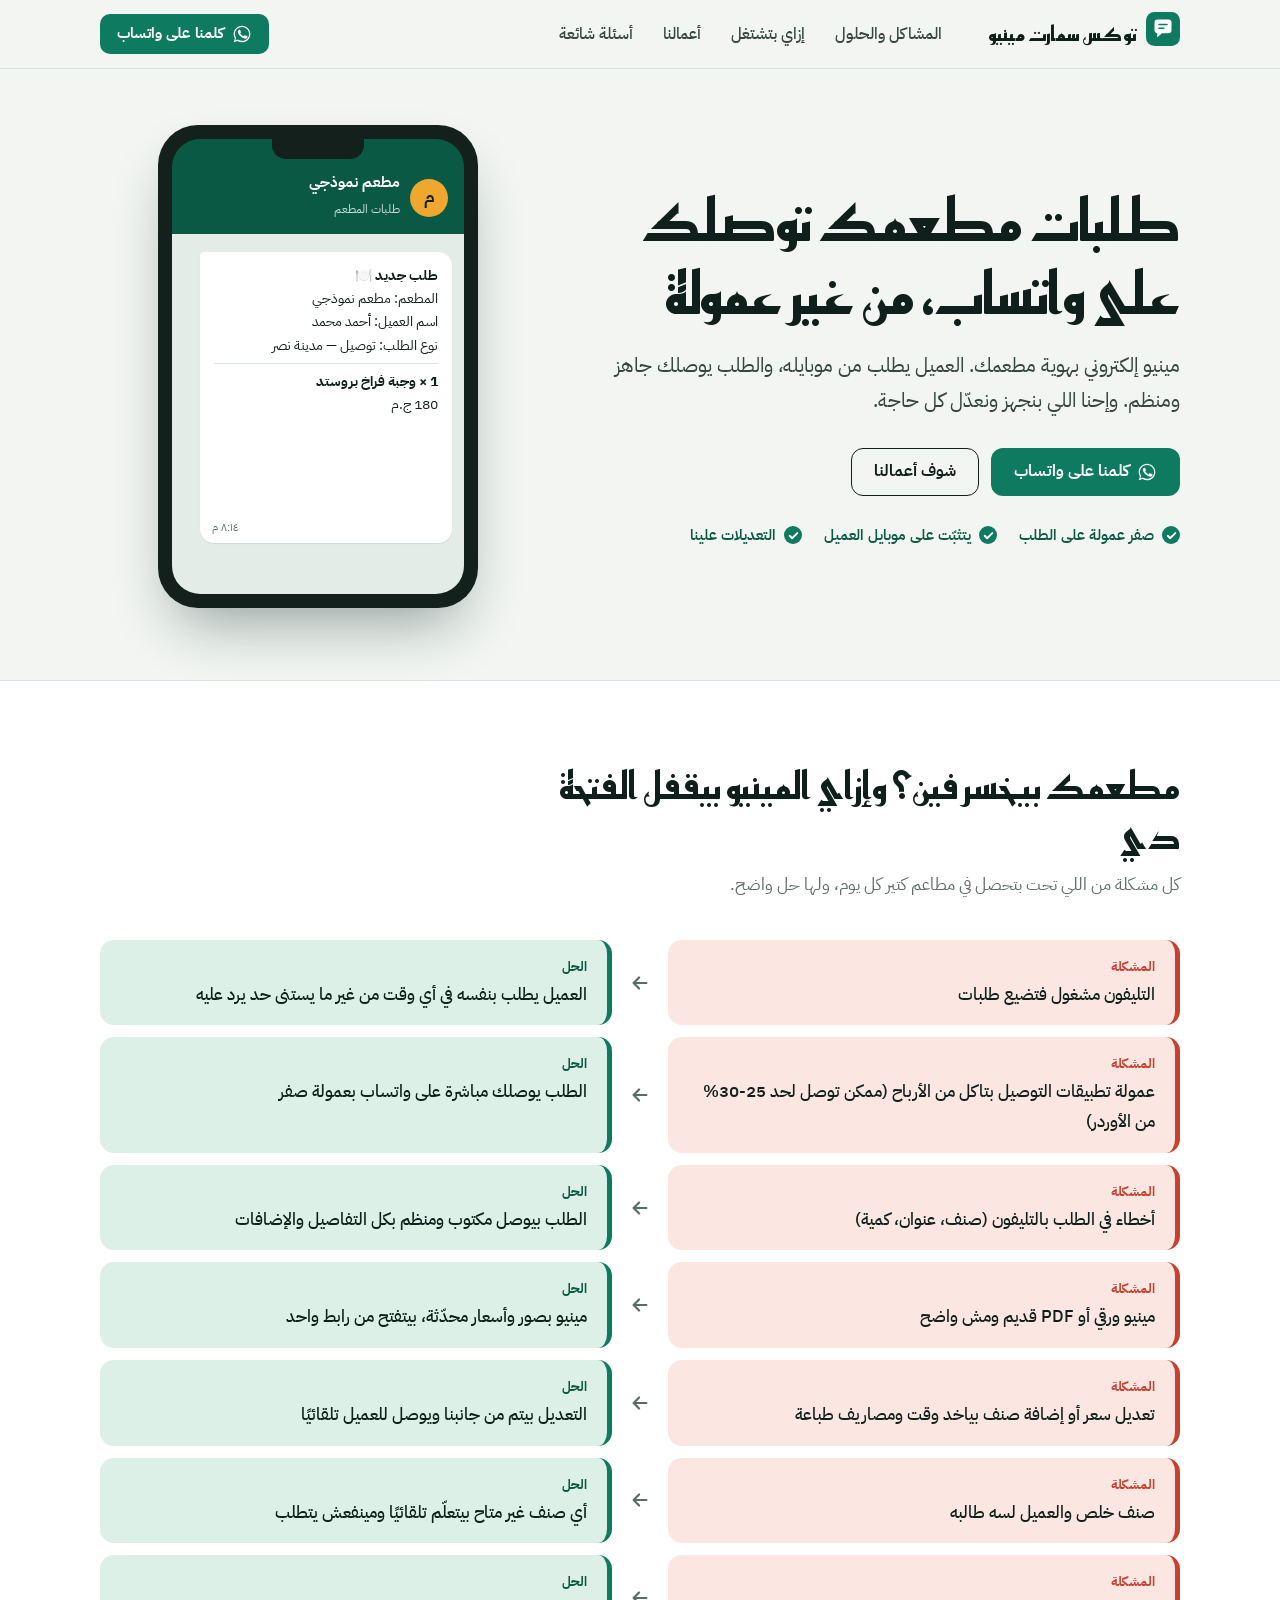
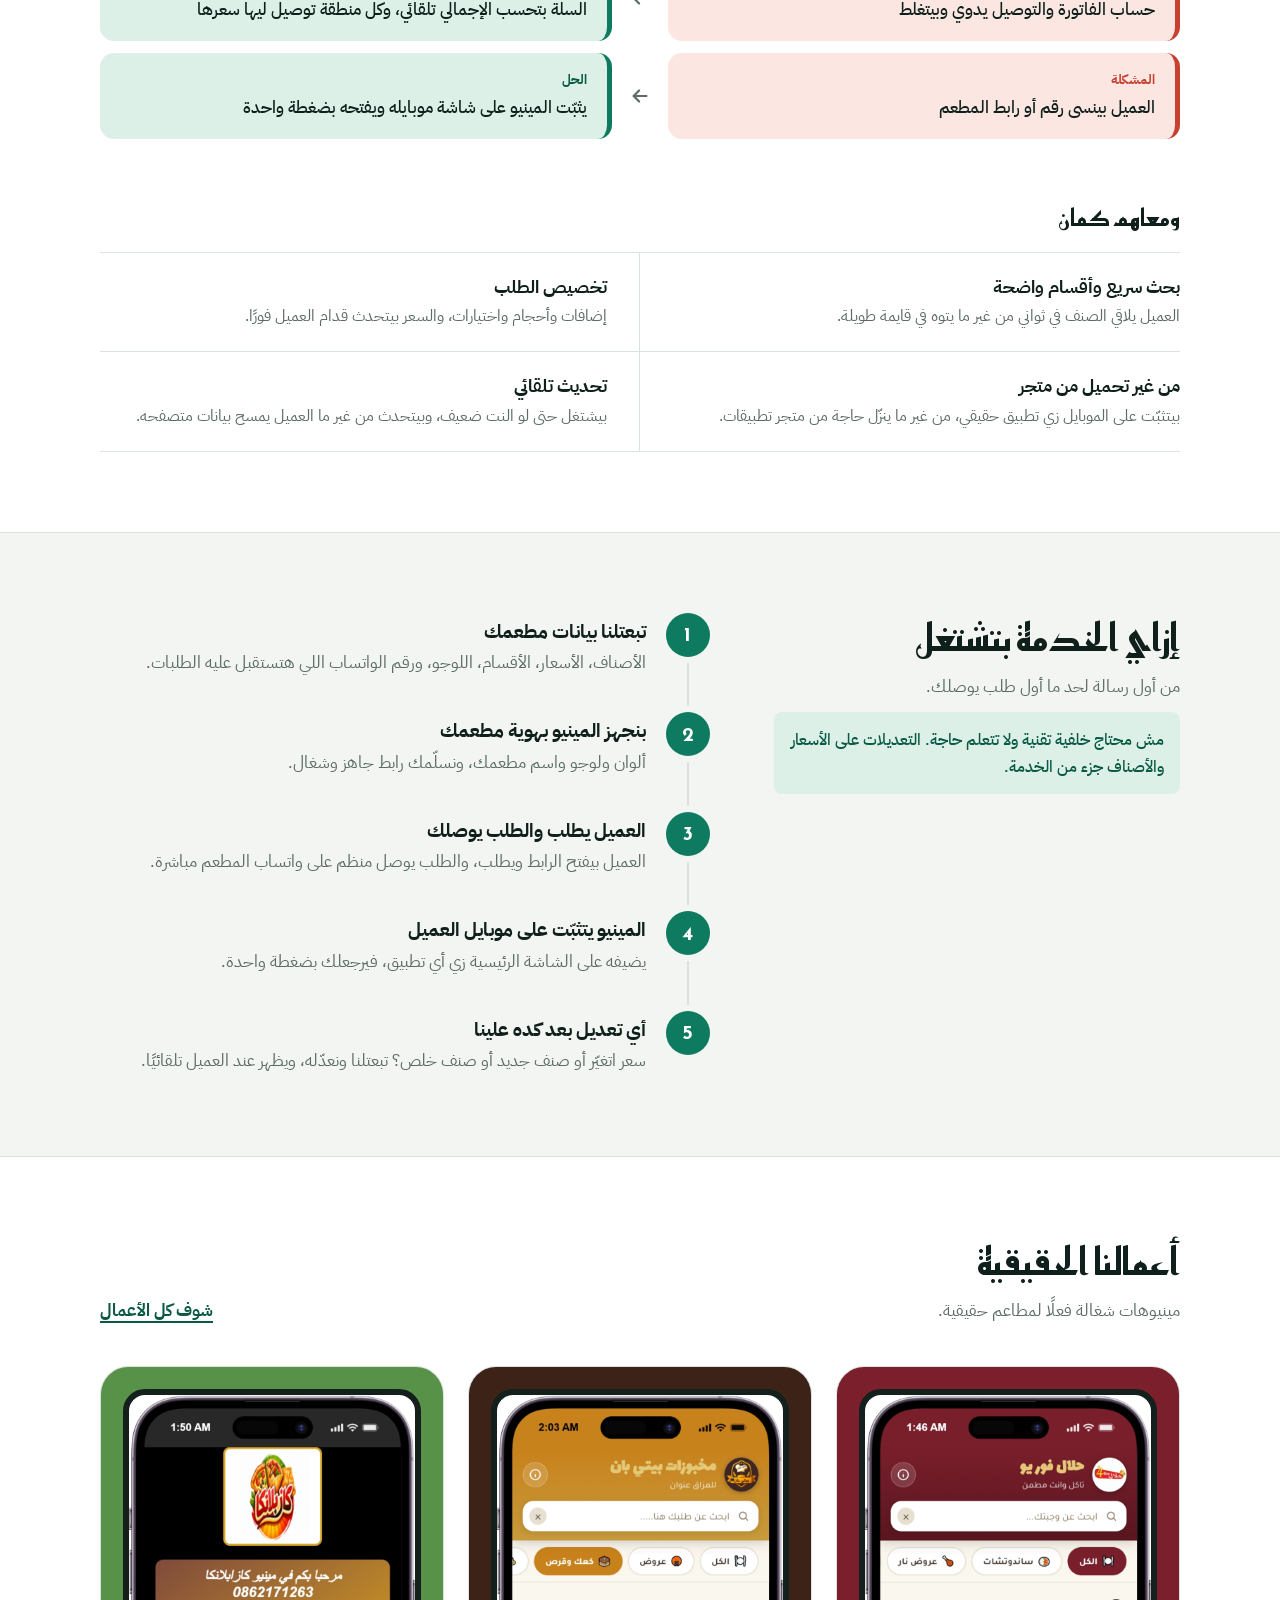
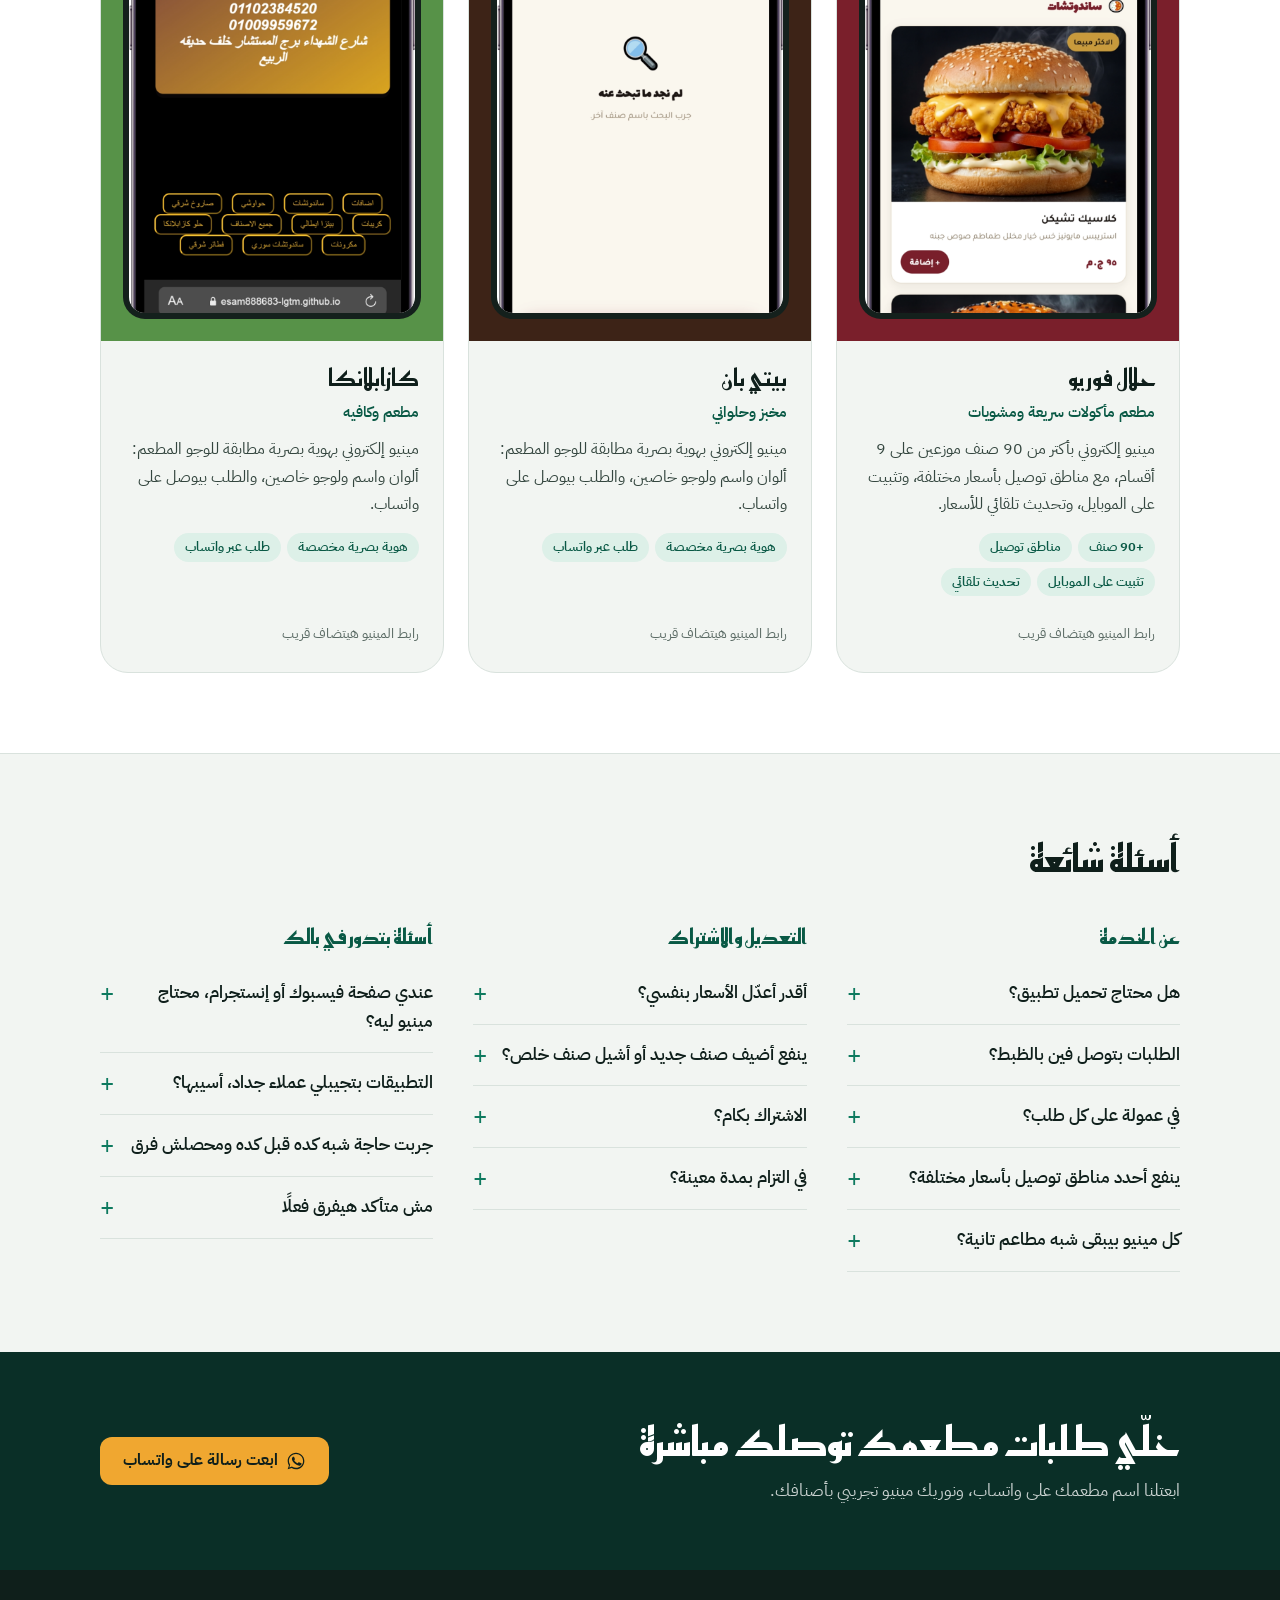
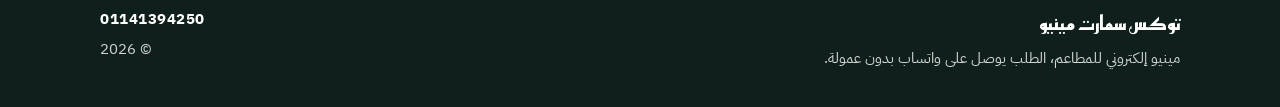
<file: index.html>
<!DOCTYPE html>
<html lang="ar" dir="rtl">
<head>
    <meta charset="UTF-8">
    <meta name="viewport" content="width=device-width, initial-scale=1.0">
    <title>توكس سمارت مينيو | مينيو إلكتروني للمطاعم</title>
    <meta name="description" content="مينيو إلكتروني للمطاعم، الطلبات توصلك مباشرة على واتساب بدون عمولة. التعديلات والتحديثات علينا.">
    <meta property="og:type" content="website">
    <meta property="og:title" content="مينيو واتساب | مينيو إلكتروني للمطاعم">
    <meta property="og:description" content="طلبات مطعمك توصلك على واتساب، من غير عمولة.">
    <meta name="theme-color" content="#0E7A5F">
    <link rel="icon" href="assets/favicon.svg" type="image/svg+xml">
    <link rel="preconnect" href="https://fonts.googleapis.com">
    <link rel="preconnect" href="https://fonts.gstatic.com" crossorigin>
    <link href="https://fonts.googleapis.com/css2?family=IBM+Plex+Sans+Arabic:wght@400;500;600;700&family=Reem+Kufi:wght@500;600;700&display=swap" rel="stylesheet">
    <link rel="stylesheet" href="css/style.css">
</head>
<body data-page="home">
    <header class="site-header" id="siteHeader"></header>
    <main id="app"></main>
    <footer class="site-footer" id="siteFooter"></footer>
    <noscript><p style="padding:24px;text-align:center">فعّل JavaScript عشان الصفحة تظهر.</p></noscript>
    <script src="data/content.js"></script>
    <script src="js/site.js"></script>
</body>
</html>
</file>
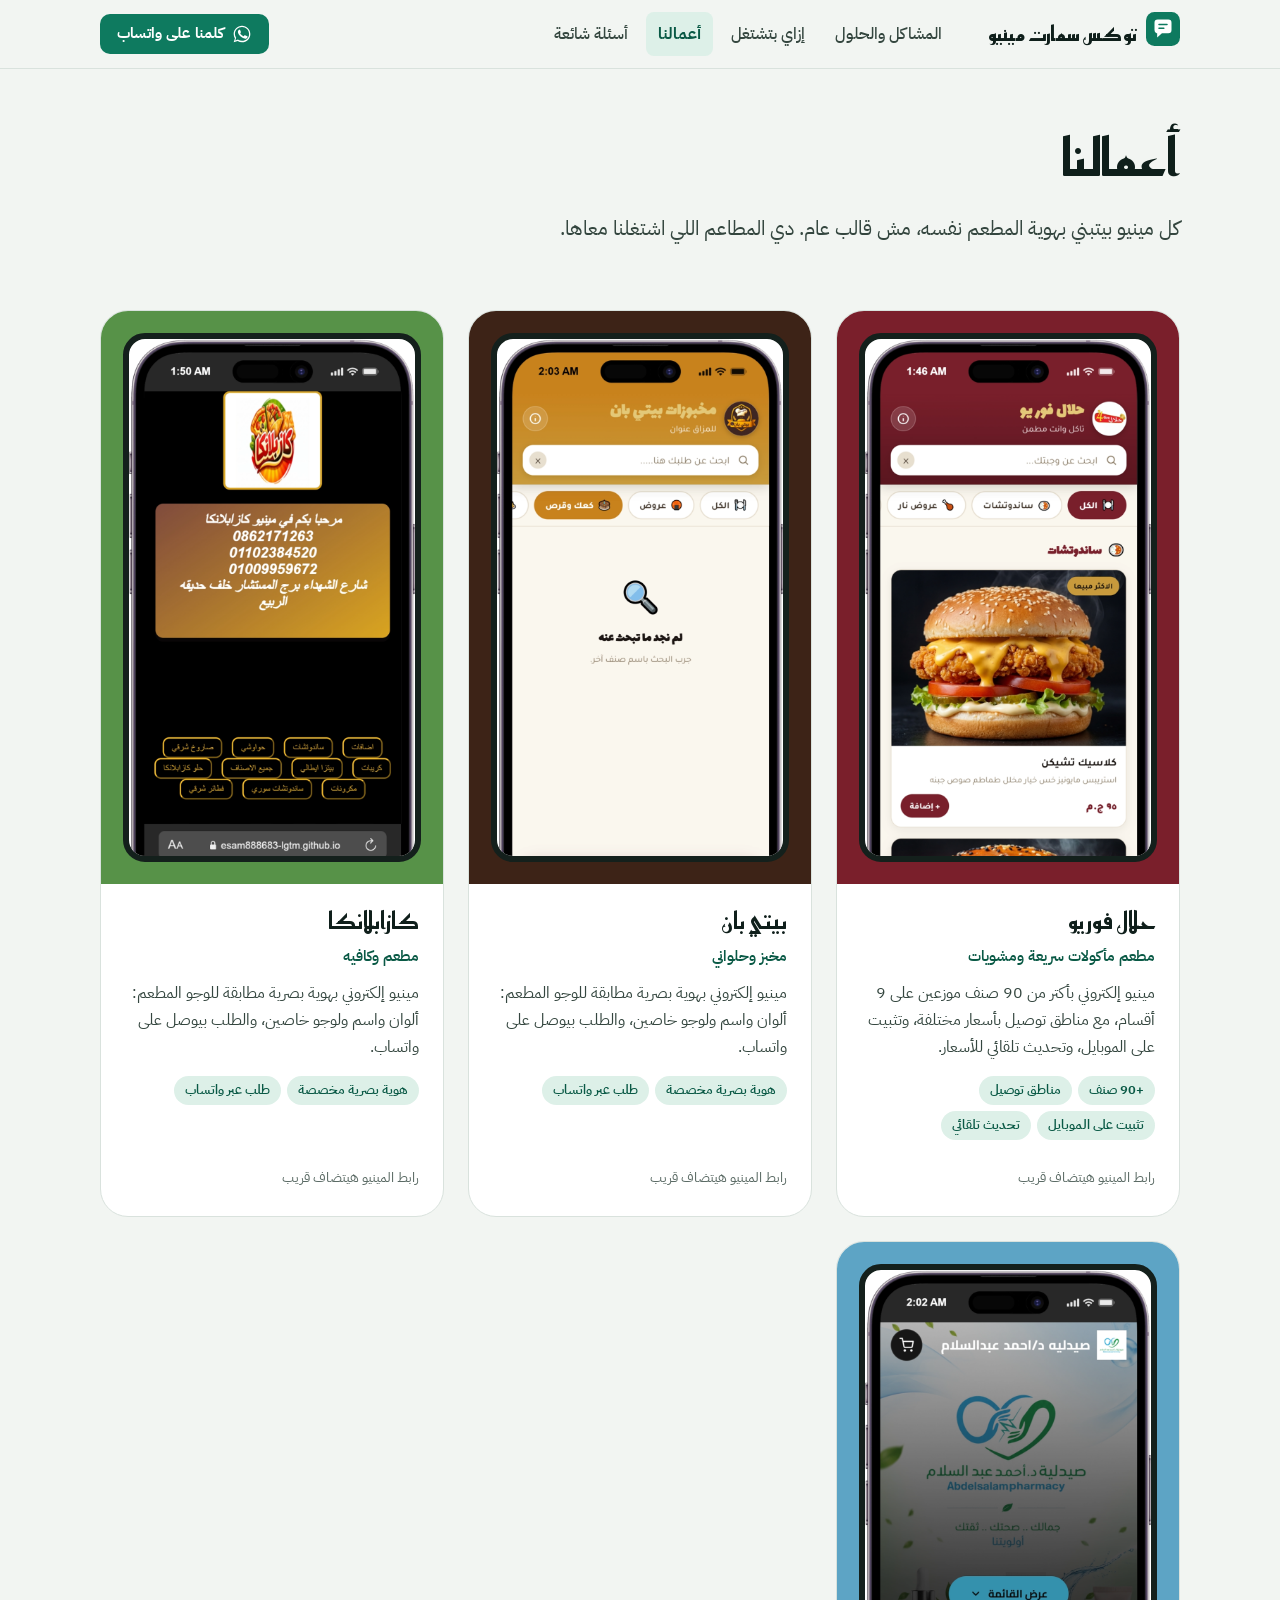
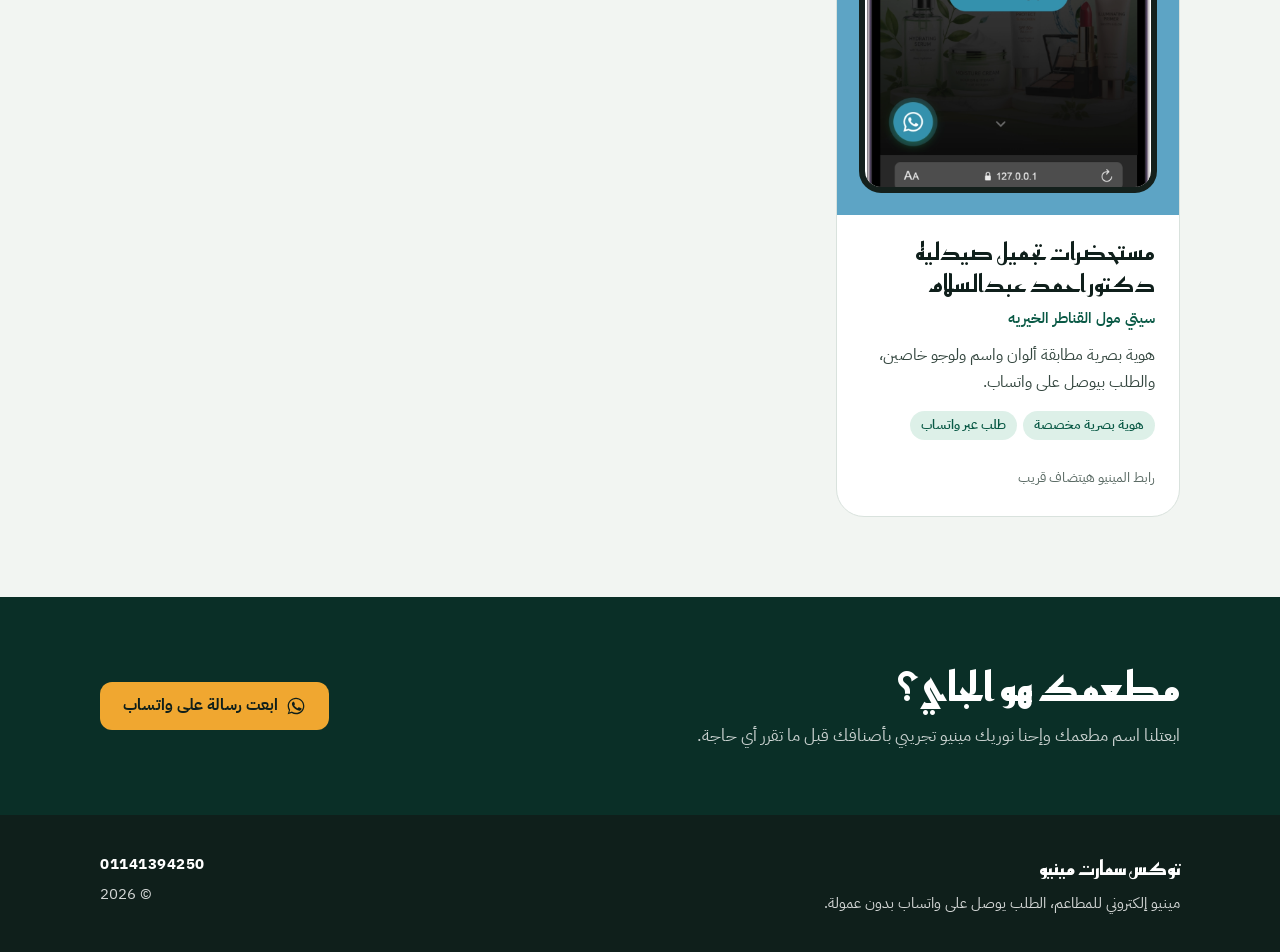
<file: works.html>
<!DOCTYPE html>
<html lang="ar" dir="rtl">
<head>
    <meta charset="UTF-8">
    <meta name="viewport" content="width=device-width, initial-scale=1.0">
    <title>أعمالنا | مينيو واتساب</title>
    <meta name="description" content="أعمالنا الحقيقية: مينيوهات إلكترونية شغالة لمطاعم حقيقية، بهوية كل مطعم.">
    <meta property="og:type" content="website">
    <meta property="og:title" content="مينيو واتساب | مينيو إلكتروني للمطاعم">
    <meta property="og:description" content="طلبات مطعمك توصلك على واتساب، من غير عمولة.">
    <meta name="theme-color" content="#0E7A5F">
    <link rel="icon" href="assets/favicon.svg" type="image/svg+xml">
    <link rel="preconnect" href="https://fonts.googleapis.com">
    <link rel="preconnect" href="https://fonts.gstatic.com" crossorigin>
    <link href="https://fonts.googleapis.com/css2?family=IBM+Plex+Sans+Arabic:wght@400;500;600;700&family=Reem+Kufi:wght@500;600;700&display=swap" rel="stylesheet">
    <link rel="stylesheet" href="css/style.css">
</head>
<body data-page="works">
    <header class="site-header" id="siteHeader"></header>
    <main id="app"></main>
    <footer class="site-footer" id="siteFooter"></footer>
    <noscript><p style="padding:24px;text-align:center">فعّل JavaScript عشان الصفحة تظهر.</p></noscript>
    <script src="data/content.js"></script>
    <script src="js/site.js"></script>
</body>
</html>
</file>
<file: css/style.css>
/* ================================================================
   مينيو واتساب — SITE STYLES
   To change the look, edit the color/type tokens in :root below.
   ================================================================ */

:root {
    /* Color */
    --ink: #0F1F1B;
    --ink-2: #34463F;
    --muted: #5B6B65;
    --paper: #F2F5F2;
    --surface: #FFFFFF;
    --line: #D9E2DD;
    --green: #0E7A5F;
    --green-deep: #095945;
    --green-night: #0A2F27;
    --green-tint: #DDF0E8;
    --red: #C8402F;
    --red-tint: #FBE6E2;
    --saffron: #F0A730;

    /* Type */
    --f-display: 'Reem Kufi', 'IBM Plex Sans Arabic', system-ui, sans-serif;
    --f-body: 'IBM Plex Sans Arabic', system-ui, -apple-system, 'Segoe UI', sans-serif;

    /* Shape */
    --r-sm: 8px;
    --r-md: 14px;
    --r-lg: 28px;
    --max: 1120px;
}

/* ---------- base ---------- */
*, *::before, *::after { box-sizing: border-box; }
html { scroll-behavior: smooth; scroll-padding-top: 84px; -webkit-text-size-adjust: 100%; }
body {
    margin: 0;
    font-family: var(--f-body);
    font-size: 17px;
    line-height: 1.75;
    color: var(--ink);
    background: var(--paper);
}
img { max-width: 100%; display: block; }
h1, h2, h3 { margin: 0; line-height: 1.3; font-weight: 700; }
p { margin: 0; }
a { color: inherit; }
ul, ol { margin: 0; padding: 0; list-style: none; }
::selection { background: var(--green-tint); color: var(--ink); }

a:focus-visible, button:focus-visible, summary:focus-visible {
    outline: 3px solid var(--saffron);
    outline-offset: 3px;
    border-radius: 6px;
}

.wrap { width: 100%; max-width: var(--max); margin-inline: auto; padding-inline: 20px; }

@media (prefers-reduced-motion: reduce) {
    *, *::before, *::after { animation: none !important; transition: none !important; }
    html { scroll-behavior: auto; }
}

/* ---------- buttons ---------- */
.btn {
    display: inline-flex;
    align-items: center;
    justify-content: center;
    gap: 8px;
    padding: 13px 22px;
    border-radius: 12px;
    border: 1.5px solid transparent;
    font: inherit;
    font-weight: 700;
    font-size: 16px;
    line-height: 1.2;
    text-decoration: none;
    cursor: pointer;
    transition: background .15s ease, border-color .15s ease, transform .1s ease;
}
.btn:active { transform: scale(.98); }
.btn-sm { padding: 9px 16px; font-size: 14.5px; border-radius: 10px; }
.btn-primary { background: var(--green); color: #fff; }
.btn-primary:hover { background: var(--green-deep); }
.btn-outline { background: transparent; color: var(--ink); border-color: var(--ink); }
.btn-outline:hover { background: var(--ink); color: #fff; }
.btn-ghost { background: transparent; color: var(--green-deep); border-color: var(--line); }
.btn-ghost:hover { border-color: var(--green); }
.btn-accent { background: var(--saffron); color: var(--ink); }
.btn-accent:hover { background: #F7B952; }

/* ---------- header ---------- */
.site-header {
    position: sticky;
    top: 0;
    z-index: 50;
    background: rgba(242, 245, 242, .94);
    backdrop-filter: blur(8px);
    -webkit-backdrop-filter: blur(8px);
    border-bottom: 1px solid var(--line);
}
.header-inner { display: flex; align-items: center; gap: 22px; min-height: 68px; }
.brand { display: flex; align-items: center; gap: 10px; text-decoration: none; }
.brand-name { font-family: var(--f-display); font-size: 21px; font-weight: 700; letter-spacing: .2px; }
.main-nav { display: flex; gap: 6px; margin-inline-start: 12px; flex: 1; }
.main-nav a {
    text-decoration: none;
    font-weight: 500;
    font-size: 15.5px;
    padding: 8px 12px;
    border-radius: 8px;
    color: var(--ink-2);
}
.main-nav a:hover { background: var(--green-tint); color: var(--green-deep); }
.main-nav a[aria-current="page"] { color: var(--green-deep); font-weight: 700; background: var(--green-tint); }
.menu-toggle { display: none; }

/* ---------- hero ---------- */
.hero { padding: 56px 0 72px; }
.hero-grid { display: grid; grid-template-columns: 1.15fr .85fr; gap: 56px; align-items: center; }
.hero h1 {
    font-family: var(--f-display);
    font-size: clamp(34px, 5.2vw, 58px);
    line-height: 1.25;
    font-weight: 700;
    letter-spacing: -.2px;
}
.lead { font-size: clamp(17px, 2vw, 20px); color: var(--ink-2); margin-top: 18px; max-width: 34em; }
.hero-actions { display: flex; flex-wrap: wrap; gap: 12px; margin-top: 30px; }
.hero-points { display: flex; flex-wrap: wrap; gap: 8px 22px; margin-top: 26px; font-size: 15px; font-weight: 600; color: var(--green-deep); }
.hero-points li { display: flex; align-items: center; gap: 8px; }
.hero-points li::before {
    content: "";
    width: 18px; height: 18px; border-radius: 50%;
    background: var(--green) url("data:image/svg+xml;utf8,<svg xmlns='http://www.w3.org/2000/svg' viewBox='0 0 24 24' fill='none' stroke='white' stroke-width='3.5' stroke-linecap='round' stroke-linejoin='round'><path d='M5 12.5l4.5 4.5L19 7.5'/></svg>") center / 70% no-repeat;
    flex-shrink: 0;
}

/* phone mockup showing a real order message */
.hero-visual { display: flex; justify-content: center; }
.phone {
    position: relative;
    width: min(320px, 100%);
    background: #14201C;
    border-radius: 40px;
    padding: 14px;
    box-shadow: 0 30px 60px -20px rgba(10, 47, 39, .45);
}
.phone-notch { position: absolute; top: 14px; left: 50%; transform: translateX(-50%); width: 92px; height: 20px; background: #14201C; border-radius: 0 0 14px 14px; z-index: 2; }
.chat-top {
    display: flex; align-items: center; gap: 10px;
    background: var(--green-deep); color: #fff;
    padding: 34px 16px 12px;
    border-radius: 28px 28px 0 0;
}
.chat-top strong { display: block; font-size: 15px; line-height: 1.3; }
.chat-top small { font-size: 12px; opacity: .8; }
.chat-avatar {
    width: 38px; height: 38px; border-radius: 50%;
    background: var(--saffron); color: var(--ink);
    display: grid; place-items: center; font-weight: 800; font-size: 17px;
}
.chat-body {
    background: #E3ECE6;
    border-radius: 0 0 28px 28px;
    padding: 18px 12px 22px;
    min-height: 360px;
}
.bubble {
    position: relative;
    background: #fff;
    border-radius: 4px 14px 14px 14px;
    padding: 12px 14px 22px;
    font-size: 14px;
    line-height: 1.65;
    box-shadow: 0 1px 1px rgba(0,0,0,.08);
    max-width: 94%;
}
.chat-line { opacity: 0; transform: translateY(4px); transition: opacity .35s ease, transform .35s ease; }
.chat-line.is-in { opacity: 1; transform: none; }
.chat-line.is-strong { font-weight: 700; }
.chat-divider { height: 1px; background: var(--line); margin: 6px 0; }
.bubble-time { position: absolute; bottom: 6px; inset-inline-end: 12px; font-size: 11px; color: var(--muted); }

/* ---------- sections ---------- */
.section { padding: 80px 0; }
.section-white { background: var(--surface); border-block: 1px solid var(--line); }
.section-tight { padding-top: 40px; }
.section-head { max-width: 40em; margin-bottom: 40px; }
.section-head h2 { font-family: var(--f-display); font-size: clamp(26px, 3.6vw, 38px); }
.section-head p { color: var(--muted); margin-top: 10px; }
.section-head-row { max-width: none; display: flex; align-items: flex-end; justify-content: space-between; gap: 20px; flex-wrap: wrap; }
.text-link { font-weight: 700; color: var(--green-deep); text-decoration: underline; text-underline-offset: 5px; text-decoration-thickness: 2px; }

/* ---------- problems -> solutions ---------- */
.ps-list { display: flex; flex-direction: column; gap: 12px; }
.ps-row { display: grid; grid-template-columns: 1fr 40px 1fr; align-items: stretch; gap: 8px; }
.ps-cell { border-radius: var(--r-md); padding: 16px 20px; border-inline-start: 5px solid; }
.ps-cell p { font-weight: 500; }
.ps-tag { display: block; font-size: 12.5px; font-weight: 700; margin-bottom: 2px; }
.ps-problem { background: var(--red-tint); border-color: var(--red); }
.ps-problem .ps-tag { color: var(--red); }
.ps-solution { background: var(--green-tint); border-color: var(--green); }
.ps-solution .ps-tag { color: var(--green-deep); }
.ps-arrow { display: grid; place-items: center; color: var(--muted); }

.features { margin-top: 64px; }
.features-title { font-family: var(--f-display); font-size: 24px; margin-bottom: 18px; }
.features-list { display: grid; grid-template-columns: repeat(2, 1fr); border-top: 1px solid var(--line); }
.features-list li { padding: 22px 0; border-bottom: 1px solid var(--line); }
.features-list li:nth-child(odd) { padding-inline-end: 32px; }
.features-list li:nth-child(even) { padding-inline-start: 32px; border-inline-start: 1px solid var(--line); }
.features-list h3 { font-size: 18px; margin-bottom: 4px; }
.features-list p { color: var(--muted); font-size: 15.5px; }

/* ---------- how it works ---------- */
.how-grid { display: grid; grid-template-columns: .8fr 1.2fr; gap: 64px; align-items: start; }
.how-grid .section-head { margin-bottom: 0; position: sticky; top: 100px; }
.how-note { padding: 14px 16px; background: var(--green-tint); border-radius: var(--r-sm); color: var(--green-deep) !important; font-weight: 500; font-size: 15.5px; }
.steps { counter-reset: step; position: relative; }
.steps li { counter-increment: step; position: relative; padding-inline-start: 64px; padding-bottom: 34px; }
.steps li:last-child { padding-bottom: 0; }
.steps li::before {
    content: counter(step);
    position: absolute; inset-inline-start: 0; top: 0;
    width: 44px; height: 44px; border-radius: 50%;
    background: var(--green); color: #fff;
    display: grid; place-items: center;
    font-family: var(--f-display); font-size: 20px; font-weight: 700;
}
.steps li:not(:last-child)::after {
    content: ""; position: absolute; inset-inline-start: 21px; top: 50px; bottom: 6px; width: 2px; background: var(--line);
}
.steps h3 { font-size: 19px; margin-bottom: 4px; padding-top: 7px; }
.steps p { color: var(--muted); }

/* ---------- works ---------- */
.works-grid { display: grid; grid-template-columns: repeat(auto-fill, minmax(300px, 1fr)); gap: 24px; }
.work-card { background: var(--surface); border: 1px solid var(--line); border-radius: var(--r-lg); overflow: hidden; display: flex; flex-direction: column; }
.section-white .work-card { background: var(--paper); }
.work-preview { background: var(--work-color, var(--green)); aspect-ratio: 16 / 10; display: grid; place-items: center; padding: 22px; }
.work-logo { width: 140px; height: 140px; object-fit: cover; border-radius: 50%; border: 5px solid rgba(255,255,255,.9); background: #fff; }
.phone-frame { height: 100%; aspect-ratio: 9 / 16; max-height: 100%; border: 6px solid #14201C; border-radius: 22px; overflow: hidden; background: #fff; }
.phone-frame img { width: 100%; height: 100%; object-fit: cover; object-position: top; }
.work-body { padding: 22px 24px 24px; display: flex; flex-direction: column; gap: 6px; flex: 1; }
.work-body h3 { font-family: var(--f-display); font-size: 24px; }
.work-type { color: var(--green-deep); font-weight: 600; font-size: 14.5px; }
.work-body p:not(.work-type) { color: var(--ink-2); font-size: 15.5px; margin-top: 4px; }
.chips { display: flex; flex-wrap: wrap; gap: 6px; margin-top: 10px; }
.chips li { font-size: 13px; font-weight: 600; padding: 3px 11px; border-radius: 999px; background: var(--green-tint); color: var(--green-deep); }
.work-action { margin-top: auto; padding-top: 16px; }
.work-pending { font-size: 14px; color: var(--muted); }

.page-hero { padding: 56px 0 24px; }
.page-hero h1 { font-family: var(--f-display); font-size: clamp(34px, 5vw, 52px); }
.works-grid-full { grid-template-columns: repeat(auto-fill, minmax(320px, 1fr)); }

/* ---------- FAQ ---------- */
.faq-grid { display: grid; grid-template-columns: repeat(3, 1fr); gap: 40px; align-items: start; }
.faq-group h3 { font-family: var(--f-display); font-size: 21px; color: var(--green-deep); margin-bottom: 12px; }
.faq-item { border-bottom: 1px solid var(--line); }
.faq-item summary {
    list-style: none; cursor: pointer; font-weight: 600; font-size: 16.5px;
    padding: 16px 0; display: flex; justify-content: space-between; align-items: flex-start; gap: 14px;
}
.faq-item summary::-webkit-details-marker { display: none; }
.faq-item summary::after {
    content: "+"; flex-shrink: 0; font-size: 24px; line-height: 1; color: var(--green); font-weight: 400; margin-top: 2px;
}
.faq-item[open] summary::after { content: "−"; }
.faq-item p { padding: 0 0 18px; color: var(--ink-2); font-size: 16px; }

/* ---------- CTA band ---------- */
.cta-band { background: var(--green-night); color: #fff; padding: 64px 0; }
.cta-inner { display: flex; align-items: center; justify-content: space-between; gap: 32px; flex-wrap: wrap; }
.cta-band h2 { font-family: var(--f-display); font-size: clamp(26px, 3.8vw, 40px); }
.cta-band p { color: rgba(255,255,255,.78); margin-top: 8px; max-width: 32em; }

/* ---------- footer ---------- */
.site-footer { background: var(--ink); color: rgba(255,255,255,.82); padding: 36px 0; font-size: 15px; }
.footer-inner { display: flex; justify-content: space-between; gap: 24px; flex-wrap: wrap; align-items: flex-start; }
.footer-inner strong { font-family: var(--f-display); font-size: 20px; color: #fff; }
.footer-inner p { margin-top: 4px; }
.footer-contact { display: flex; flex-direction: column; gap: 4px; align-items: flex-end; }
.footer-contact a { font-weight: 700; color: #fff; text-decoration: none; letter-spacing: .5px; }

/* ---------- responsive ---------- */
@media (max-width: 920px) {
    .hero-grid { grid-template-columns: 1fr; gap: 40px; }
    .how-grid { grid-template-columns: 1fr; gap: 32px; }
    .how-grid .section-head { position: static; }
    .faq-grid { grid-template-columns: 1fr; gap: 32px; }
    .section { padding: 60px 0; }
}

@media (max-width: 760px) {
    body { font-size: 16.5px; }
    .header-inner { gap: 12px; }
    .header-cta { margin-inline-start: auto; }
    .header-cta span { display: none; }
    .header-cta { padding: 10px; border-radius: 12px; }
    .menu-toggle {
        display: grid; gap: 4px; place-content: center;
        width: 42px; height: 42px; border-radius: 10px;
        border: 1px solid var(--line); background: var(--surface); cursor: pointer;
    }
    .menu-toggle span { display: block; width: 18px; height: 2px; background: var(--ink); border-radius: 2px; }
    .main-nav {
        display: none; position: absolute; top: 100%; inset-inline: 0;
        flex-direction: column; gap: 2px; padding: 10px 20px 16px;
        background: var(--paper); border-bottom: 1px solid var(--line); margin: 0;
    }
    .nav-open .main-nav { display: flex; }
    .main-nav a { padding: 12px; font-size: 16.5px; }

    .hero { padding: 36px 0 52px; }
    .hero-actions .btn { flex: 1 1 100%; }

    .ps-row { grid-template-columns: 1fr; gap: 4px; }
    .ps-arrow { transform: rotate(-90deg); height: 22px; }
    .features-list { grid-template-columns: 1fr; }
    .features-list li:nth-child(odd), .features-list li:nth-child(even) { padding-inline: 0; border-inline-start: 0; }

    .cta-inner .btn { width: 100%; }
    .footer-contact { align-items: flex-start; }
}
</file>
